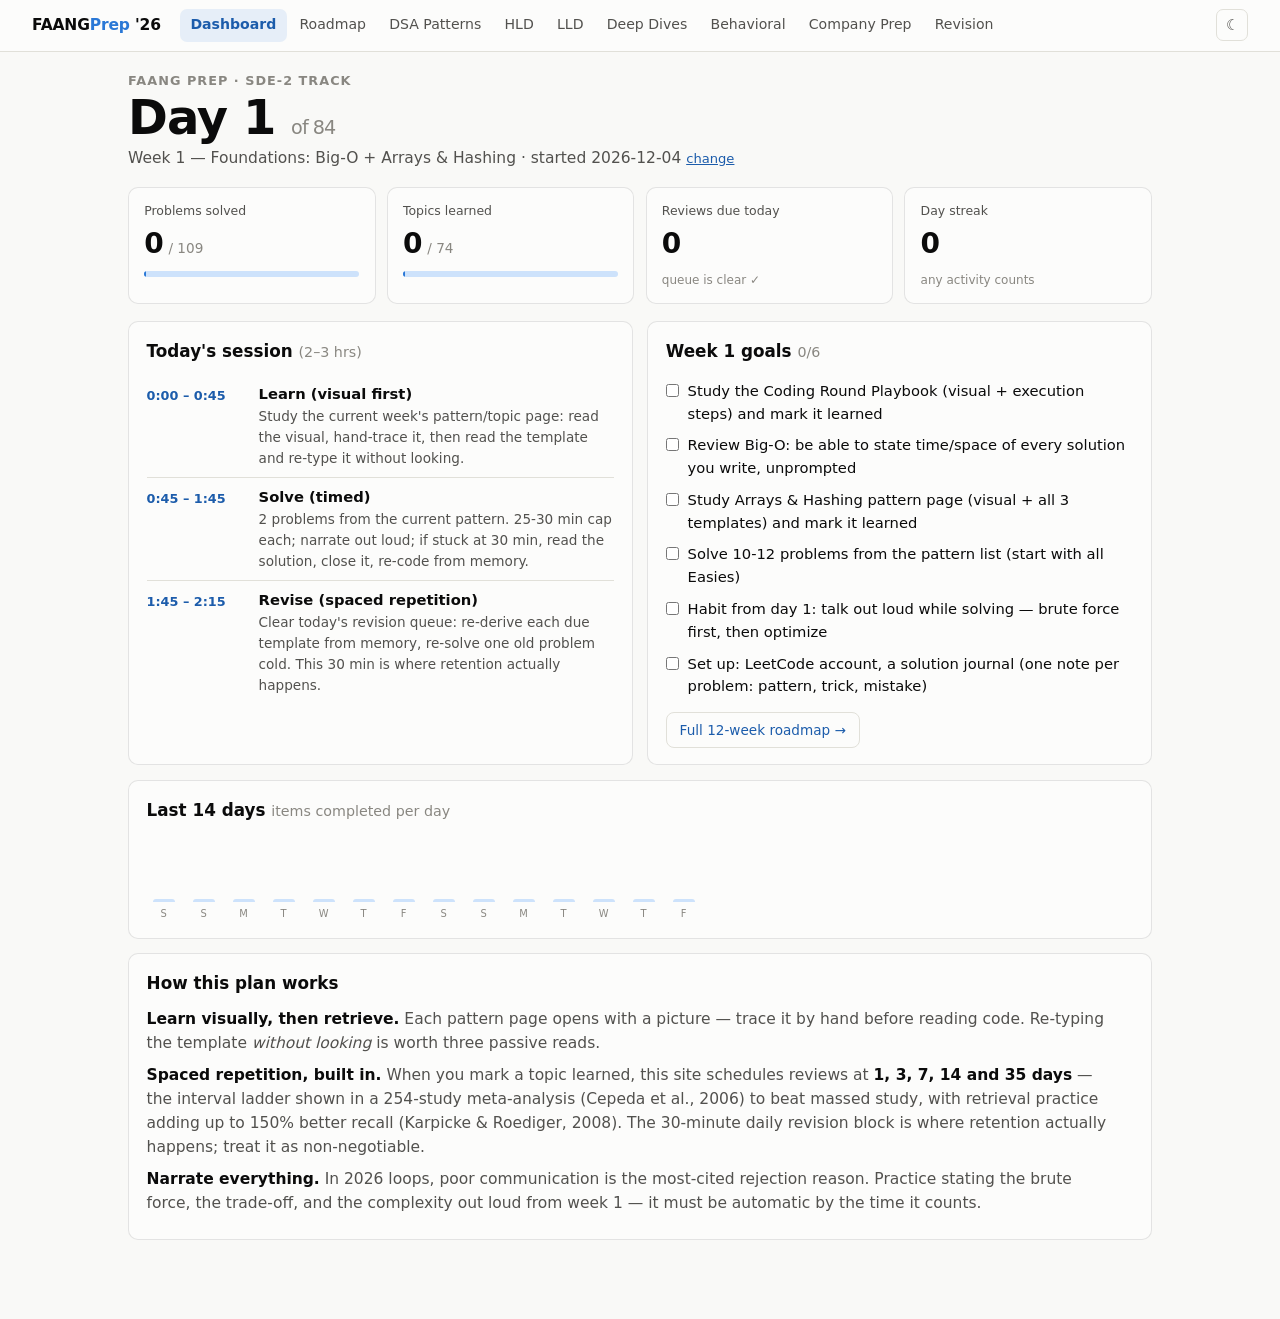
<file: webapp/index.html>
<!DOCTYPE html>
<html lang="en">
<head>
  <meta charset="UTF-8">
  <meta name="viewport" content="width=device-width, initial-scale=1.0">
  <title>FAANG Prep 2026 — 12-Week SDE-2 Plan</title>
  <meta name="description" content="Interactive 12-week FAANG interview prep: DSA patterns with visuals, HLD system design with architecture diagrams, LLD machine coding, behavioral, and a built-in spaced-repetition revision scheduler.">
  <meta name="theme-color" content="#fcfcfb" media="(prefers-color-scheme: light)">
  <meta name="theme-color" content="#1a1a19" media="(prefers-color-scheme: dark)">
  <link rel="stylesheet" href="styles.css">
  <link rel="icon" href="data:image/svg+xml,<svg xmlns='http://www.w3.org/2000/svg' viewBox='0 0 100 100'><text y='.9em' font-size='90'>🎯</text></svg>">
</head>
<body>
  <header class="topbar">
    <div class="brand">FAANG<span>Prep</span> '26</div>
    <nav>
      <button class="nav-btn" data-view="dashboard">Dashboard</button>
      <button class="nav-btn" data-view="roadmap">Roadmap</button>
      <button class="nav-btn" data-view="dsa">DSA Patterns</button>
      <button class="nav-btn" data-view="system">HLD</button>
      <button class="nav-btn" data-view="lld">LLD</button>
      <button class="nav-btn" data-view="topics">Deep Dives</button>
      <button class="nav-btn" data-view="behavioral">Behavioral</button>
      <button class="nav-btn" data-view="curator">Company Prep</button>
      <button class="nav-btn" data-view="revision">Revision <span class="badge"></span></button>
    </nav>
    <button id="theme-btn" title="Toggle theme">☾</button>
  </header>
  <main id="view"></main>
  <script src="data_problems.js"></script>
  <script src="data_misc.js"></script>
  <script src="data_dsa.js"></script>
  <script src="data_system.js"></script>
  <script src="data_lld.js"></script>
  <script src="data_topics.js"></script>
  <script src="data_custom.js"></script>
  <script src="custom_paths/adobe-sde2-python-genai.js"></script>
  <script src="data.js"></script>
  <script src="app.js"></script>
</body>
</html>
</file>
<file: webapp/styles.css>
/* ============================================================
   FAANG Prep 2026 — styles
   Palette roles from the validated reference palette (light+dark)
   ============================================================ */

:root, :root[data-theme="light"] {
  --page:        #f9f9f7;
  --surface:     #fcfcfb;
  --ink:         #0b0b0b;
  --ink-2:       #52514e;
  --muted:       #898781;
  --hairline:    #e1e0d9;
  --border:      rgba(11,11,11,0.10);
  --accent:      #2a78d6;   /* series blue */
  --accent-ink:  #1c5cab;
  --track:       #cde2fb;   /* lighter step of same ramp */
  --good:        #0ca30c;
  --good-text:   #006300;
  --warn:        #fab219;
  --critical:    #d03b3b;
  --violet:      #4a3aa7;
  --aqua:        #1baf7a;
  --orange:      #eb6834;
  --violet-wash: rgba(74,58,167,0.08);
  --aqua-wash:   rgba(27,175,122,0.10);
  --orange-wash: rgba(235,104,52,0.08);
  --code-bg:     #f2f1ed;
  --wash:        rgba(42,120,214,0.10);
  --sq1: #86b6ef; --sq2: #6da7ec; --sq3: #3987e5; --sq4: #2a78d6; --sq5: #1c5cab; --sq6: #104281;
}
:root[data-theme="dark"] {
  --page:        #0d0d0d;
  --surface:     #1a1a19;
  --ink:         #ffffff;
  --ink-2:       #c3c2b7;
  --muted:       #898781;
  --hairline:    #2c2c2a;
  --border:      rgba(255,255,255,0.10);
  --accent:      #3987e5;
  --accent-ink:  #6da7ec;
  --track:       #0d366b;
  --good:        #0ca30c;
  --good-text:   #0ca30c;
  --warn:        #fab219;
  --critical:    #e66767;
  --violet:      #9085e9;
  --aqua:        #199e70;
  --orange:      #d95926;
  --violet-wash: rgba(144,133,233,0.12);
  --aqua-wash:   rgba(25,158,112,0.13);
  --orange-wash: rgba(217,89,38,0.12);
  --code-bg:     #111110;
  --wash:        rgba(57,135,229,0.14);
  --sq1: #184f95; --sq2: #1c5cab; --sq3: #256abf; --sq4: #2a78d6; --sq5: #3987e5; --sq6: #6da7ec;
}

* { box-sizing: border-box; margin: 0; }
html { scroll-behavior: smooth; }
body {
  font-family: system-ui, -apple-system, "Segoe UI", sans-serif;
  background: var(--page);
  color: var(--ink);
  line-height: 1.55;
  font-size: 15.5px;
}
a { color: var(--accent-ink); text-decoration: none; }
a:hover { text-decoration: underline; }
h1 { font-size: 1.7rem; margin: 0.4rem 0 0.5rem; letter-spacing: -0.01em; }
h2 { font-size: 1.05rem; margin-bottom: 0.7rem; }
code { background: var(--code-bg); border-radius: 4px; padding: 0.08em 0.35em; font-size: 0.9em; }
pre { background: var(--code-bg); border: 1px solid var(--hairline); border-radius: 8px;
      padding: 0.9rem 1rem; overflow-x: auto; font-size: 0.82rem; line-height: 1.5; }
pre code { background: none; padding: 0; }
ul, ol { padding-left: 1.3rem; }
li { margin: 0.35rem 0; }
.muted { color: var(--muted); font-weight: 400; font-size: 0.85em; }
.lede { color: var(--ink-2); max-width: 62rem; margin-bottom: 1.2rem; }

/* ---------- layout ---------- */
.topbar {
  position: sticky; top: 0; z-index: 10;
  display: flex; align-items: center; gap: 0.6rem;
  padding: 0.55rem clamp(0.8rem, 3vw, 2rem);
  background: var(--surface);
  border-bottom: 1px solid var(--hairline);
  flex-wrap: wrap;
}
.brand { font-weight: 700; letter-spacing: -0.01em; margin-right: 0.6rem; white-space: nowrap; }
.brand span { color: var(--accent); }
nav { display: flex; gap: 0.15rem; flex-wrap: wrap; flex: 1; }
.nav-btn {
  border: 0; background: none; color: var(--ink-2);
  font: inherit; font-size: 0.88rem; padding: 0.35rem 0.65rem;
  border-radius: 7px; cursor: pointer; display: inline-flex; align-items: center; gap: 0.35rem;
}
.nav-btn:hover { background: var(--wash); }
.nav-btn.active { background: var(--wash); color: var(--accent-ink); font-weight: 600; }
.badge {
  display: none; align-items: center; justify-content: center;
  min-width: 1.15rem; height: 1.15rem; padding: 0 0.25rem;
  border-radius: 999px; background: var(--critical); color: #fff;
  font-size: 0.68rem; font-weight: 700;
}
#theme-btn {
  border: 1px solid var(--hairline); background: none; color: var(--ink-2);
  border-radius: 7px; width: 2rem; height: 2rem; cursor: pointer; font-size: 0.95rem;
}
main { max-width: 68rem; margin: 0 auto; padding: 1.2rem clamp(0.8rem, 3vw, 2rem) 4rem; }

/* ---------- hero + tiles ---------- */
.hero-kicker { color: var(--muted); font-size: 0.8rem; text-transform: uppercase; letter-spacing: 0.08em; font-weight: 600; }
.hero-num { font-size: 3rem; font-weight: 650; letter-spacing: -0.02em; line-height: 1.1; }
.hero-of { font-size: 1.2rem; color: var(--muted); font-weight: 500; }
.hero-sub { color: var(--ink-2); margin-top: 0.15rem; }

.tiles { display: grid; grid-template-columns: repeat(auto-fit, minmax(170px, 1fr)); gap: 0.7rem; margin: 1.1rem 0; }
.tile {
  background: var(--surface); border: 1px solid var(--border); border-radius: 10px;
  padding: 0.8rem 0.95rem;
}
.tile-due { border-color: var(--critical); }
.tile-label { font-size: 0.78rem; color: var(--ink-2); }
.tile-value { font-size: 1.75rem; font-weight: 650; margin: 0.1rem 0 0.35rem; }
.tile-sub { font-size: 0.85rem; color: var(--muted); font-weight: 500; margin-left: 0.3rem; }
.tile-note { font-size: 0.75rem; color: var(--muted); }
.meter { height: 6px; border-radius: 4px; background: var(--track); overflow: hidden; }
.meter-fill { height: 100%; background: var(--accent); border-radius: 4px 4px 4px 4px; min-width: 2px; }

/* ---------- panels / dashboard ---------- */
.dash-cols { display: grid; grid-template-columns: 1fr 1fr; gap: 0.9rem; }
@media (max-width: 760px) { .dash-cols { grid-template-columns: 1fr; } }
.panel {
  background: var(--surface); border: 1px solid var(--border); border-radius: 10px;
  padding: 1rem 1.1rem; margin-bottom: 0.9rem;
}
.plan-block { display: flex; gap: 0.8rem; padding: 0.5rem 0; border-top: 1px solid var(--hairline); }
.plan-block:first-of-type { border-top: 0; }
.plan-time { flex: 0 0 6.2rem; font-size: 0.8rem; color: var(--accent-ink); font-weight: 600; padding-top: 0.15rem; }
.plan-title { font-weight: 600; font-size: 0.92rem; }
.plan-desc { color: var(--ink-2); font-size: 0.85rem; }
.due-strip { margin-top: 0.7rem; padding-top: 0.7rem; border-top: 1px solid var(--hairline);
  font-size: 0.85rem; display: flex; gap: 0.4rem; flex-wrap: wrap; align-items: center; }
.method p { margin: 0.5rem 0; color: var(--ink-2); max-width: 60rem; }
.method strong { color: var(--ink); }

/* ---------- activity bars ---------- */
.activity { display: flex; align-items: flex-end; gap: 6px; height: 88px; padding-top: 6px; }
.abar-slot { display: flex; flex-direction: column; align-items: center; justify-content: flex-end; flex: 1; max-width: 34px; height: 100%; }
.abar { width: 100%; max-width: 22px; background: var(--accent); border-radius: 4px 4px 0 0; }
.abar.empty { background: var(--track); }
.abar-lbl { font-size: 0.62rem; color: var(--muted); margin-top: 4px; }

/* ---------- checklists ---------- */
.check-row { display: flex; gap: 0.55rem; align-items: baseline; padding: 0.28rem 0; cursor: pointer; font-size: 0.92rem; }
.check-row input { accent-color: var(--accent); transform: translateY(1px); cursor: pointer; flex-shrink: 0; }
.check-row:has(input:checked) span { color: var(--muted); text-decoration: line-through; }
.check-row:has(input:checked) .diff, .check-row:has(input:checked) a { text-decoration: line-through; }
.prob-row a { color: var(--ink); }
.prob-row a:hover { color: var(--accent-ink); }
.diff { font-size: 0.66rem; font-weight: 700; border-radius: 4px; padding: 0.05rem 0.35rem; flex-shrink: 0; }
.diff-E { background: rgba(12,163,12,0.15); color: var(--good-text); }
.diff-M { background: rgba(250,178,25,0.18); color: #8a6100; }
:root[data-theme="dark"] .diff-M { color: var(--warn); }
.diff-H { background: rgba(208,59,59,0.14); color: var(--critical); }

/* ---------- cards ---------- */
.phase-hdr { font-size: 0.78rem; font-weight: 700; text-transform: uppercase; letter-spacing: 0.07em;
  color: var(--muted); margin: 1.4rem 0 0.5rem; }
.group-hdr { margin: 1.5rem 0 0.6rem; }
.card { background: var(--surface); border: 1px solid var(--border); border-radius: 10px; margin-bottom: 0.55rem; overflow: hidden; }
.card-current { border-color: var(--accent); }
.card-head {
  display: flex; align-items: center; gap: 0.6rem; width: 100%;
  background: none; border: 0; font: inherit; color: inherit;
  padding: 0.7rem 0.9rem; cursor: pointer; text-align: left;
}
.card-head:hover { background: var(--wash); }
.wk-num { flex-shrink: 0; font-size: 0.72rem; font-weight: 700; color: var(--accent-ink);
  background: var(--wash); border-radius: 5px; padding: 0.15rem 0.4rem; }
.card-title { font-weight: 600; flex: 1; min-width: 8rem; }
.card-meta { color: var(--muted); font-size: 0.8rem; flex-shrink: 0; }
.chev { color: var(--muted); flex-shrink: 0; }
.card-body { padding: 0.2rem 1rem 1rem; border-top: 1px solid var(--hairline); }
.now-pill { font-size: 0.68rem; background: var(--accent); color: #fff; border-radius: 999px;
  padding: 0.1rem 0.5rem; font-weight: 600; vertical-align: 2px; }
.case-diff { flex-shrink: 0; font-size: 0.68rem; font-weight: 700; color: var(--violet);
  border: 1px solid currentColor; border-radius: 5px; padding: 0.1rem 0.4rem; }

.sect { margin-top: 0.9rem; }
.sect-label { font-size: 0.72rem; font-weight: 700; text-transform: uppercase; letter-spacing: 0.07em;
  color: var(--muted); margin-bottom: 0.3rem; }
.sect p { color: var(--ink-2); max-width: 60rem; }
.sect strong { color: var(--ink); }
.summary { font-weight: 500; margin-top: 0.7rem; }
.detail-list li { color: var(--ink-2); margin: 0.5rem 0; max-width: 60rem; }
.detail-list strong { color: var(--ink); }

.chip-row { display: flex; gap: 0.4rem; flex-wrap: wrap; margin: 0.7rem 0 0.3rem; }
.chip { font: inherit; font-size: 0.78rem; border: 1px solid var(--hairline); background: none;
  color: var(--accent-ink); border-radius: 999px; padding: 0.18rem 0.65rem; cursor: pointer; }
.chip:hover { background: var(--wash); }
.chip-sd { color: var(--violet); }
.chip-lld { color: var(--aqua); }
.chip-due { border-color: var(--critical); color: var(--critical); }

/* ---------- spaced repetition ---------- */
.sr-pill { font-size: 0.7rem; font-weight: 600; border-radius: 999px; padding: 0.14rem 0.55rem; flex-shrink: 0; }
.sr-pill.due { background: rgba(208,59,59,0.14); color: var(--critical); }
.sr-pill.scheduled { background: var(--wash); color: var(--accent-ink); }
.sr-pill.mastered { background: rgba(12,163,12,0.15); color: var(--good-text); }
.sr-box { display: flex; align-items: center; gap: 0.7rem; flex-wrap: wrap;
  margin-top: 1rem; padding-top: 0.8rem; border-top: 1px solid var(--hairline); font-size: 0.85rem; }
.btn { font: inherit; font-size: 0.85rem; font-weight: 600; border: 0; border-radius: 8px;
  background: var(--accent); color: #fff; padding: 0.45rem 0.9rem; cursor: pointer; }
.btn:hover { background: var(--accent-ink); }
.btn-sm { padding: 0.25rem 0.6rem; font-size: 0.78rem; }
.btn-ghost { font: inherit; font-size: 0.85rem; border: 1px solid var(--hairline); background: none;
  color: var(--accent-ink); border-radius: 8px; padding: 0.4rem 0.8rem; cursor: pointer; margin-top: 0.6rem; }
.btn-ghost:hover { background: var(--wash); }
.link-btn { font: inherit; font-size: 0.82rem; border: 0; background: none; color: var(--accent-ink);
  cursor: pointer; padding: 0; text-decoration: underline; }

.rev-row { display: flex; align-items: center; gap: 0.7rem; padding: 0.45rem 0;
  border-top: 1px solid var(--hairline); flex-wrap: wrap; }
.rev-row:first-of-type { border-top: 0; }
.rev-kind { font-size: 0.68rem; font-weight: 700; text-transform: uppercase; letter-spacing: 0.05em;
  color: var(--muted); flex: 0 0 7.5rem; }
.rev-name { font-size: 0.92rem; font-weight: 600; text-decoration: none; text-align: left; }
.rev-name:hover { text-decoration: underline; }
.rev-row .muted { flex: 1; }
.due-count { display: inline-flex; align-items: center; justify-content: center; min-width: 1.3rem; height: 1.3rem;
  border-radius: 999px; background: var(--critical); color: #fff; font-size: 0.75rem; margin-left: 0.3rem; }

/* ---------- behavioral ---------- */
.story { margin: 0.8rem 0; }
.story-head { font-size: 0.9rem; margin-bottom: 0.3rem; }
.story textarea { width: 100%; font: inherit; font-size: 0.88rem; color: var(--ink);
  background: var(--code-bg); border: 1px solid var(--hairline); border-radius: 8px; padding: 0.6rem 0.7rem; resize: vertical; }
.story textarea:focus { outline: 2px solid var(--accent); outline-offset: -1px; }
.lp-grid { display: grid; grid-template-columns: repeat(auto-fill, minmax(230px, 1fr)); gap: 0.6rem; }
.lp { border: 1px solid var(--hairline); border-radius: 8px; padding: 0.6rem 0.7rem; font-size: 0.84rem; }
.lp strong { display: block; margin-bottom: 0.15rem; }
.lp span { color: var(--ink-2); }
.q-list li { margin: 0.5rem 0; color: var(--ink-2); }
.q-list li strong { color: var(--ink); }

/* ---------- pattern visuals ---------- */
.viz-array-wrap { background: var(--code-bg); border: 1px solid var(--hairline); border-radius: 8px;
  padding: 0.8rem 0.9rem; overflow-x: auto; }
.viz-label { font-size: 0.8rem; color: var(--ink-2); margin-bottom: 0.6rem; }
.viz-note { font-size: 0.78rem; color: var(--muted); margin-top: 0.55rem; }
.viz-array, .viz-list { display: flex; gap: 4px; flex-wrap: wrap; align-items: center; }
.viz-list { margin: 0.25rem 0; }
.cell, .lnode, .tnode, .gcell {
  display: flex; align-items: center; justify-content: center;
  min-width: 2.2rem; height: 2.2rem; padding: 0 0.4rem;
  background: var(--surface); border: 1px solid var(--hairline); border-radius: 6px;
  font-family: ui-monospace, Consolas, monospace; font-size: 0.85rem;
}
.lnode { border-radius: 999px; }
.arrow { color: var(--muted); }
.arrow.gap { color: var(--critical); }
.cell.cur, .tnode.cur, .lnode.cur { background: var(--accent); border-color: var(--accent); color: #fff; font-weight: 700; }
.cell.win, .tnode.win { background: var(--wash); border-color: var(--accent); color: var(--accent-ink); font-weight: 600; }
.cell.seen, .cell.stk { background: var(--wash); border-color: var(--hairline); color: var(--accent-ink); }
.cell.done, .lnode.done, .gcell.done { background: rgba(12,163,12,0.13); border-color: rgba(12,163,12,0.4); color: var(--good-text); }
.cell.ptr-l, .lnode.ptr-l { border: 2px solid var(--accent); font-weight: 700; }
.cell.ptr-r, .lnode.ptr-r { border: 2px solid var(--violet); font-weight: 700; }
.cell.no { color: var(--critical); }
.cell.yes { color: var(--good-text); }
.cell.yes.cur { background: var(--good); border-color: var(--good); color: #fff; }
.viz-tree { display: flex; flex-direction: column; gap: 6px; align-items: center; }
.trow { display: flex; gap: 10px; justify-content: center; }
.viz-grid { display: grid; grid-template-columns: repeat(3, 2.4rem); gap: 4px; }
.viz-grid-4 { grid-template-columns: repeat(4, 2.4rem); }
.gcell { min-width: 0; height: 2rem; font-size: 0.8rem; }
.gcell.hdr { background: none; border: 0; color: var(--muted); font-weight: 700; }
.gcell.land { background: var(--accent); border-color: var(--accent); color: #fff; font-weight: 700; }
.gcell.land2 { background: var(--violet); border-color: var(--violet); color: #fff; font-weight: 700; }
.viz-bars { display: flex; flex-direction: column; gap: 4px; }
.ibar { height: 1.5rem; background: var(--accent); border-radius: 4px; color: #fff;
  font-size: 0.72rem; display: flex; align-items: center; padding: 0 0.5rem; min-width: 3rem; }
.ibar.alt { background: var(--violet); }

/* ---------- architecture flow diagrams (HLD) ---------- */
.sdd { background: var(--code-bg); border: 1px solid var(--hairline); border-radius: 8px;
  padding: 0.8rem 0.9rem; margin: 0.4rem 0 0.2rem; overflow-x: auto; }
.sdd .viz-label { margin-bottom: 0.2rem; }
.frow { display: flex; align-items: center; gap: 7px; margin: 0.5rem 0 0; width: max-content; }
.frow-sub { margin-left: 1.4rem; }
.nd { display: inline-flex; align-items: baseline; gap: 0.3rem; border: 1px solid var(--hairline);
  border-left-width: 3px; border-radius: 6px; padding: 0.22rem 0.55rem;
  font-size: 0.76rem; font-weight: 600; white-space: nowrap; background: var(--surface); color: var(--ink); }
.nd small { font-weight: 500; color: var(--muted); font-size: 0.68rem; }
.nd-c { border-left-color: var(--muted); }
.nd-e { border-left-color: var(--orange); background: var(--orange-wash); }
.nd-s { border-left-color: var(--accent); background: var(--wash); }
.nd-d { border-left-color: var(--aqua); background: var(--aqua-wash); }
.nd-q { border-left-color: var(--violet); background: var(--violet-wash); }
.fa { color: var(--muted); font-size: 0.76rem; white-space: nowrap; }
.nd-legend { display: flex; gap: 0.45rem; flex-wrap: wrap; margin: 0 0 1.1rem; }
.nd-legend .nd { font-size: 0.7rem; padding: 0.14rem 0.5rem; }

/* consistent-hashing ring */
.ring-wrap { display: flex; gap: 1.1rem; align-items: center; flex-wrap: wrap; padding: 0.4rem 0.2rem; }
.ring { position: relative; width: 190px; height: 190px; flex-shrink: 0;
  border: 2px dashed var(--hairline); border-radius: 50%; margin: 0.4rem; }
.rn { position: absolute; transform: translate(-50%, -50%); font-size: 0.7rem; font-weight: 700;
  border-radius: 6px; padding: 0.15rem 0.45rem; white-space: nowrap; }
.rn-s { background: var(--accent); color: #fff; }
.rn-k { background: var(--surface); border: 1px solid var(--violet); color: var(--violet); border-radius: 999px; }
.ring-note { max-width: 17rem; }

/* token bucket */
.bucket { display: flex; align-items: center; gap: 0.7rem; flex-wrap: wrap; padding: 0.3rem 0; }
.bkt { display: inline-flex; gap: 6px; padding: 0.6rem 0.6rem 0.5rem; border: 2px solid var(--ink-2);
  border-top: 0; border-radius: 0 0 12px 12px; }
.tok { width: 15px; height: 15px; border-radius: 50%; background: var(--accent); }
.tok.used { background: var(--track); }

/* interview timeline (ordinal ramp, labels in ink) */
.tl { display: flex; gap: 2px; max-width: 640px; }
.tl-seg { min-width: 0; }
.tl-bar { height: 12px; border-radius: 3px; }
.tl-lbl { font-size: 0.64rem; color: var(--ink-2); margin-top: 3px; line-height: 1.3; }
.sq1 { background: var(--sq1); } .sq2 { background: var(--sq2); } .sq3 { background: var(--sq3); }
.sq4 { background: var(--sq4); } .sq5 { background: var(--sq5); } .sq6 { background: var(--sq6); }

/* duo compare boxes */
.duo { display: flex; gap: 0.6rem; flex-wrap: wrap; margin: 0.5rem 0 0.2rem; }
.duo > div { flex: 1; min-width: 210px; border: 1px solid var(--hairline); border-radius: 8px;
  background: var(--surface); padding: 0.55rem 0.7rem; font-size: 0.82rem; color: var(--ink-2); }
.duo strong { color: var(--ink); display: block; margin-bottom: 0.15rem; }

/* UML class cards (LLD) */
.uml { display: grid; grid-template-columns: repeat(auto-fill, minmax(215px, 1fr)); gap: 0.6rem; margin: 0.5rem 0 0.3rem; }
.cls { border: 1px solid var(--hairline); border-radius: 8px; overflow: hidden; background: var(--surface); }
.cls-h { display: flex; justify-content: space-between; align-items: baseline; gap: 0.4rem;
  padding: 0.3rem 0.6rem; font-weight: 700; font-size: 0.78rem; font-family: ui-monospace, Consolas, monospace;
  background: var(--wash); color: var(--accent-ink); border-bottom: 1px solid var(--hairline); }
.cls-h em { font-style: normal; font-weight: 500; font-size: 0.66rem; color: var(--muted); white-space: nowrap; }
.cls ul { list-style: none; margin: 0; padding: 0.35rem 0.6rem; font-family: ui-monospace, Consolas, monospace; font-size: 0.72rem; }
.cls li { margin: 0.14rem 0; color: var(--ink-2); }
.cls ul.mth { border-top: 1px dashed var(--hairline); }
.cls ul.mth li { color: var(--ink); }

/* big-O table */
.tbl-wrap { overflow-x: auto; margin: 0.4rem 0; }
.bigo { border-collapse: collapse; min-width: 560px; width: 100%; font-size: 0.8rem; }
.bigo th, .bigo td { border: 1px solid var(--hairline); padding: 0.32rem 0.55rem; text-align: left; }
.bigo th { background: var(--code-bg); font-size: 0.7rem; text-transform: uppercase; letter-spacing: 0.04em; color: var(--ink-2); }
.bigo td:not(:first-child):not(:last-child) { font-family: ui-monospace, Consolas, monospace; font-size: 0.76rem; white-space: nowrap; }
.bigo td:last-child { color: var(--ink-2); }

/* dashboard: week strip + difficulty minis */
.wkstrip { display: flex; gap: 3px; margin-top: 0.9rem; max-width: 560px; }
.wk-seg { flex: 1; height: 22px; border-radius: 4px; background: var(--track); border: 0;
  cursor: pointer; font: inherit; font-size: 0.62rem; font-weight: 700; color: var(--accent-ink); padding: 0; }
.wk-seg.done { background: var(--accent); color: #fff; }
.wk-seg.cur { background: var(--surface); box-shadow: inset 0 0 0 2px var(--accent); }
.mini-rows { margin-top: 0.55rem; display: flex; flex-direction: column; gap: 0.3rem; }
.mini-row { display: flex; align-items: center; gap: 0.45rem; }
.mini-meter { flex: 1; height: 4px; border-radius: 3px; background: var(--track); overflow: hidden; }
.mini-fill { height: 100%; background: var(--accent); }
.mini-n { font-size: 0.66rem; color: var(--muted); min-width: 3.4rem; text-align: right; font-variant-numeric: tabular-nums; }

/* resources row */
.res-row { display: flex; gap: 0.45rem; flex-wrap: wrap; align-items: center; margin: -0.4rem 0 1.2rem; }
.res-lbl { font-size: 0.7rem; font-weight: 700; text-transform: uppercase; letter-spacing: 0.06em; color: var(--muted); }
.res-row a { font-size: 0.78rem; border: 1px solid var(--hairline); border-radius: 999px; padding: 0.16rem 0.6rem; color: var(--accent-ink); }
.res-row a:hover { background: var(--wash); text-decoration: none; }

/* focus */
:focus-visible { outline: 2px solid var(--accent); outline-offset: 2px; }

@media (max-width: 700px) {
  h1 { font-size: 1.45rem; }
  .topbar { gap: 0.45rem; }
  .topbar nav { flex-wrap: nowrap; overflow-x: auto; scrollbar-width: none; min-width: 0; }
  .topbar nav::-webkit-scrollbar { display: none; }
  .nav-btn { white-space: nowrap; flex-shrink: 0; padding: 0.35rem 0.55rem; }
  .card-head { gap: 0.45rem; padding: 0.65rem 0.7rem; }
  .card-body { padding: 0.2rem 0.75rem 0.9rem; }
  .card-meta { font-size: 0.72rem; }
  .tiles { grid-template-columns: 1fr 1fr; }
  .wkstrip { max-width: none; }
}

@media (max-width: 560px) {
  .hero-num { font-size: 2.2rem; }
  .plan-time { flex-basis: 4.6rem; }
  .rev-kind { flex-basis: 100%; }
}

/* ---------- Company Prep styles ---------- */
.curator-grid { display: grid; grid-template-columns: 280px 1fr; gap: 1.2rem; align-items: start; }
@media (max-width: 820px) { .curator-grid { grid-template-columns: 1fr; } }

.curator-sidebar { background: var(--surface); border: 1px solid var(--border); border-radius: 10px; padding: 1rem; }
.curator-list-title { font-size: 0.82rem; font-weight: 700; text-transform: uppercase; letter-spacing: 0.05em; color: var(--muted); margin-bottom: 0.6rem; }
.curator-item-btn { display: block; width: 100%; text-align: left; background: none; border: 0; font: inherit; padding: 0.5rem 0.65rem; border-radius: 7px; cursor: pointer; color: var(--ink-2); margin-bottom: 0.25rem; transition: background 0.15s ease; }
.curator-item-btn:hover { background: var(--wash); }
.curator-item-btn.active { background: var(--wash); color: var(--accent-ink); font-weight: 600; border-left: 3px solid var(--accent); border-top-left-radius: 0; border-bottom-left-radius: 0; }

.curator-form-panel { background: var(--surface); border: 1px solid var(--border); border-radius: 10px; padding: 1.2rem; margin-bottom: 1rem; }
.form-group { margin-bottom: 1rem; }
.form-group label { display: block; font-size: 0.85rem; font-weight: 600; margin-bottom: 0.35rem; color: var(--ink); }
.curator-input { width: 100%; padding: 0.55rem 0.75rem; border: 1px solid var(--border); border-radius: 7px; background: var(--page); color: var(--ink); font: inherit; transition: border-color 0.2s; }
.curator-input:focus { border-color: var(--accent); outline: none; }
.curator-textarea { width: 100%; padding: 0.55rem 0.75rem; border: 1px solid var(--border); border-radius: 7px; background: var(--page); color: var(--ink); font: inherit; resize: vertical; min-height: 120px; transition: border-color 0.2s; }
.curator-textarea:focus { border-color: var(--accent); outline: none; }

.btn-primary { display: inline-flex; align-items: center; justify-content: center; gap: 0.4rem; background: var(--accent); color: #fff; border: 0; font: inherit; font-size: 0.9rem; font-weight: 600; padding: 0.55rem 1.1rem; border-radius: 7px; cursor: pointer; transition: opacity 0.2s; }
.btn-primary:hover { opacity: 0.9; }
.btn-danger { display: inline-flex; align-items: center; justify-content: center; background: none; border: 1px solid var(--critical); color: var(--critical); font: inherit; font-size: 0.75rem; padding: 0.25rem 0.5rem; border-radius: 5px; cursor: pointer; transition: background 0.15s; }
.btn-danger:hover { background: rgba(230,103,103,0.1); }

.curator-roadmap-container { margin-top: 1rem; }
.curator-meta-strip { display: flex; justify-content: space-between; align-items: center; flex-wrap: wrap; gap: 0.6rem; margin-bottom: 1rem; padding-bottom: 0.8rem; border-bottom: 1px solid var(--hairline); }
.curator-title-area h2 { margin-bottom: 0.15rem; font-size: 1.35rem; }
.curator-meta-details { display: flex; gap: 0.8rem; font-size: 0.82rem; color: var(--muted); }

.curator-week-card { background: var(--surface); border: 1px solid var(--border); border-radius: 10px; margin-bottom: 0.8rem; }
.curator-week-header { display: flex; align-items: center; justify-content: space-between; padding: 0.65rem 0.9rem; font-weight: 600; border-bottom: 1px solid var(--hairline); background: var(--wash); border-top-left-radius: 9px; border-top-right-radius: 9px; }
.curator-week-title { font-size: 0.92rem; color: var(--accent-ink); }
.curator-week-desc { font-size: 0.78rem; font-weight: normal; color: var(--ink-2); }
.curator-week-body { padding: 0.4rem 0.9rem 0.8rem; }

.curator-tag { display: inline-block; font-size: 0.68rem; font-weight: 750; text-transform: uppercase; padding: 0.1rem 0.4rem; border-radius: 4px; margin-right: 0.4rem; }
.curator-tag.dsa { background: rgba(42,120,214,0.12); color: var(--accent-ink); }
.curator-tag.system { background: rgba(144,133,233,0.12); color: var(--violet); }
.curator-tag.lld { background: rgba(27,175,122,0.13); color: var(--aqua); }
.curator-tag.custom { background: rgba(235,104,52,0.08); color: var(--orange); }
.curator-tag.problem { background: rgba(12,163,12,0.11); color: var(--good-text); }
.curator-tag.topic { background: rgba(250,178,25,0.15); color: #8a6400; }
:root[data-theme="dark"] .curator-tag.topic { color: var(--warn); }
.chip-prob { color: var(--good-text) !important; border-color: rgba(12,163,12,0.3) !important; }
.chip-topic { color: #8a6400; border-color: rgba(250,178,25,0.4); }
:root[data-theme="dark"] .chip-topic { color: var(--warn); }
.curator-note { margin: 0.45rem 0 0.3rem; padding-left: 1.7rem; }
.curator-note .summary { margin: 0.15rem 0 0.4rem; }
.curator-note .sect { margin: 0.4rem 0; }
</file>
